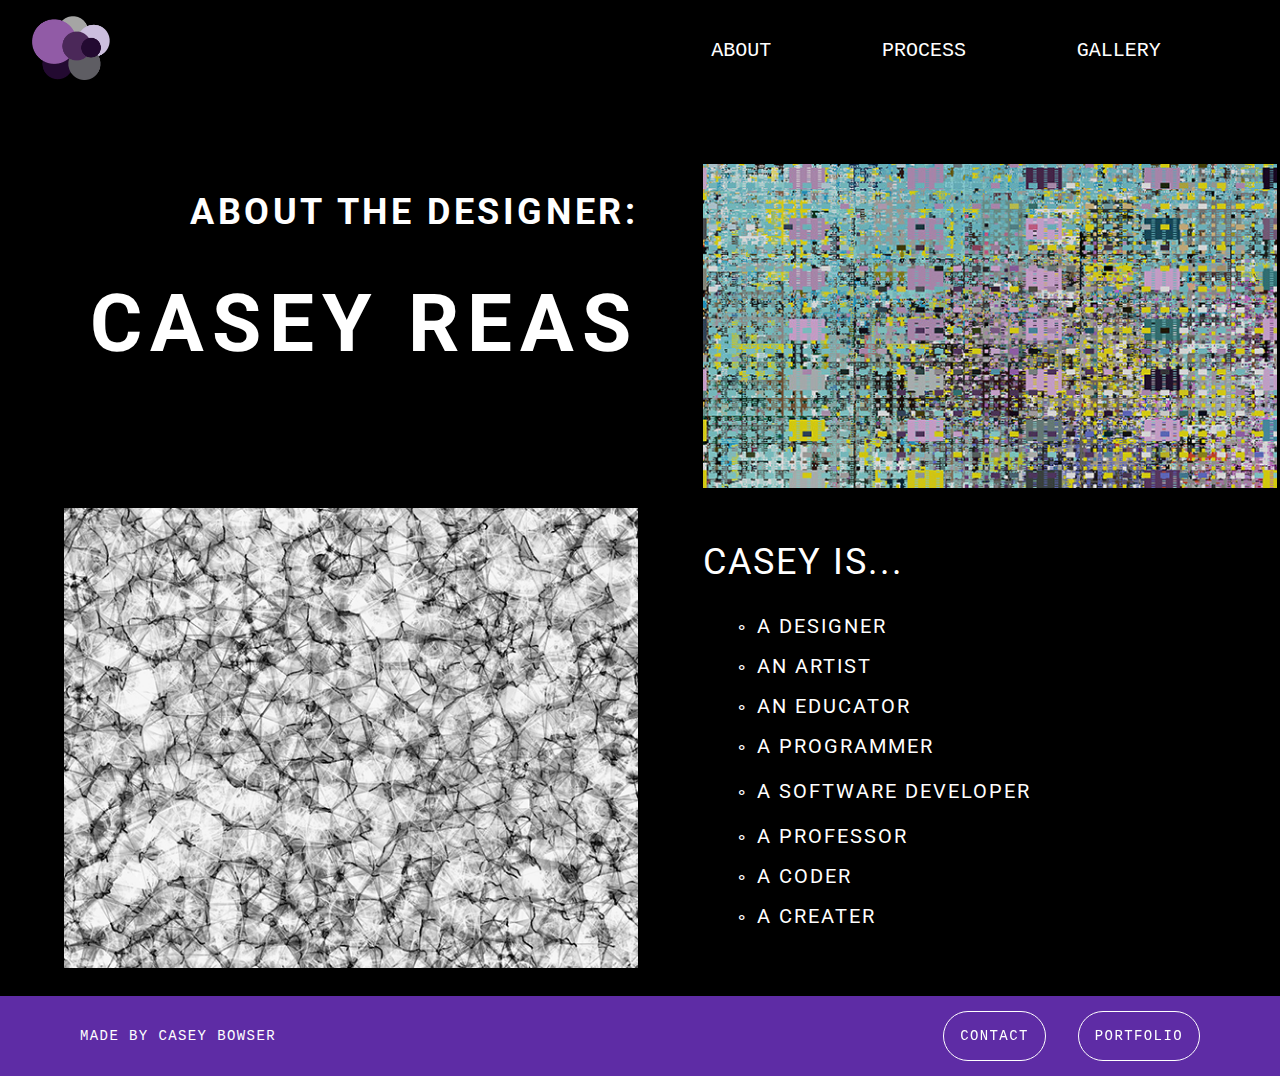
<file: index.html>
<!DOCTYPE html>
<html lang="en">
  <head>
    <meta charset="UTF-8">
    <meta name="viewport" content="width=device-width, initial-scale=1.0">

    <!-- Set a page title -->
    <title>Casey Reas</title>

    <!-- Site Styles -->
    <link rel="stylesheet" href="/css/tachyons.min.css">
    <link rel="stylesheet" href="/css/main.css">
    <link href="https://fonts.googleapis.com/css?family=Roboto" rel="stylesheet">
  </head>
  <body class="bg-black">

    <!-- Start coding here! -->

<!--NAVIGATION-->



  <div class="ma0 name flex flex-row-ns flex-column items-center justify-between ph4 pv3">

    <div class="w-50-m"> <img class="h3" src="images/icon.png" alt="">
  </div>

    <div class="courier pa3 w-50-ns flex flex-column flex-row-ns justify-around pr4-ns tc tr-ns">
        <a class="ttu home white link ph3 pv3 pv0-ns f3 f4-ns" href="about.html">about</a>
      <a class="ttu home white link ph3 pv3 pv0-ns f3 f4-ns" href="inspire.html">process</a>
      <a class="ttu home white link ph3 pv3 pv0-ns f3 f4-ns" href="work.html">gallery</a>
    </div>

  </div>



<!--first flex -->
<section class="">
<div class="flex flex-column absolute">

<div class="flex flex-column-reverse flex-row-ns items-start pt5-ns">

<div class="white ttu roboto lh-solid tr-ns tc pl5 w-50-ns">
<h2 class="f2-ns f4 mb4 tracked">about the designer:</h2>
<h1 class="f-subheadline-ns tracked f2">Casey Reas</h1>
</div>

<div class=" w-50-ns pl5-ns"> <img class="" src="images/reas3.jpg" alt=""> </div>

</div>


<!--second flex-->

<div class="flex flex-column flex-row-ns pt3 items-start">
  <div class="w-50-ns tc pl5-ns"> <img class="" src="images/reas14.jpg" alt=""> </div>


<div class="white ttu roboto tracked lh-solid pl5 f4-ns f5 w-50-ns">
  <p class="f2"> casey is... </p>
  <div class="pl4">
<p class=""><span class="f5">&#x26AC;</span> a designer </p>
<p class=""><span class="f5">&#x26AC;</span> an artist </p>
<p class=""><span class="f5">&#x26AC;</span> an educator </p>
<p class=""><span class="f5">&#x26AC;</span> a programmer </p>
<p class="lh-copy"><span class="f5">&#x26AC;</span> a software developer</p>
<p class=""><span class="f5">&#x26AC;</span> a professor </p>
<p class=""><span class="f5">&#x26AC;</span> a coder </p>
<p class=""><span class="f5">&#x26AC;</span> a creater </p>
</div>

</div>


</div>

</div>

</section>
<!--animated dots-->


<div class="mover-container">
<div class="circle">
<img src="images/purpledot4.png" alt="purple dot">
</div>
</div>

    <div class="mover-container">
  <div class="mover">
<img src="images/purpledot1.png" alt="purple dot">
  </div>
</div>

<div class="mover-container">
<div class="circle">
<img src="images/purpledot2.png" alt="purple dot">
</div>
</div>

<div class="mover-container">
<div class="circle">
<img src="images/purpledot3.png" alt="purple dot">
</div>
</div>

<div class="mover-container">
<div class="mover">
<img src="images/purpledot3.png" alt="purple dot">
</div>
</div>

<div class="mover-container">
<div class="mover">
<img src="images/purpledot5.png" alt="purple dot">
</div>
</div>

<div class="mover-container">
<div class="mover pa4">
<img src="images/purpledot4.png" alt="purple dot">
</div>
</div>

<div class="mover-container">
<div class="circle">
<img src="images/purpledot2.png" alt="purple dot">
</div>
</div>

<div class="mover-container">
<div class="circle">
<img src="images/purpledot4.png" alt="purple dot">
</div>
</div>

    <div class="mover-container">
  <div class="mover">
<img src="images/purpledot1.png" alt="purple dot">
  </div>
</div>

<div class="mover-container">
<div class="circle">
<img src="images/purpledot2.png" alt="purple dot">
</div>
</div>

<div class="mover-container">
<div class="circle">
<img src="images/purpledot3.png" alt="purple dot">
</div>
</div>

<div class="mover-container">
<div class="mover">
<img src="images/purpledot3.png" alt="purple dot">
</div>
</div>

<div class="mover-container">
<div class="mover">
<img src="images/purpledot5.png" alt="purple dot">
</div>
</div>




<div class="white flex flex-row-ns flex-column courier ph5 pv3 justify-between bg-purple f6 footer">
<div class="w-75 pa3 ttu tracked white">made by Casey Bowser</div>
<div class="pa3 grow ttu tracked"> <a class="white br-pill ba pa3 link" href="mailto:cbowser@bu.edu">Contact</a></div>
<div class="pa3 grow ttu tracked"> <a class="white br-pill ba pa3 link" href="http://caseybowser.com">portfolio</a></div>
</div>


    <!-- Site JavaScript -->
    <script src="/javascript/toggleClass.js" charset="utf-8"></script>
    <script src="/javascript/main.js" charset="utf-8"></script>
  </body>
</html>
</file>
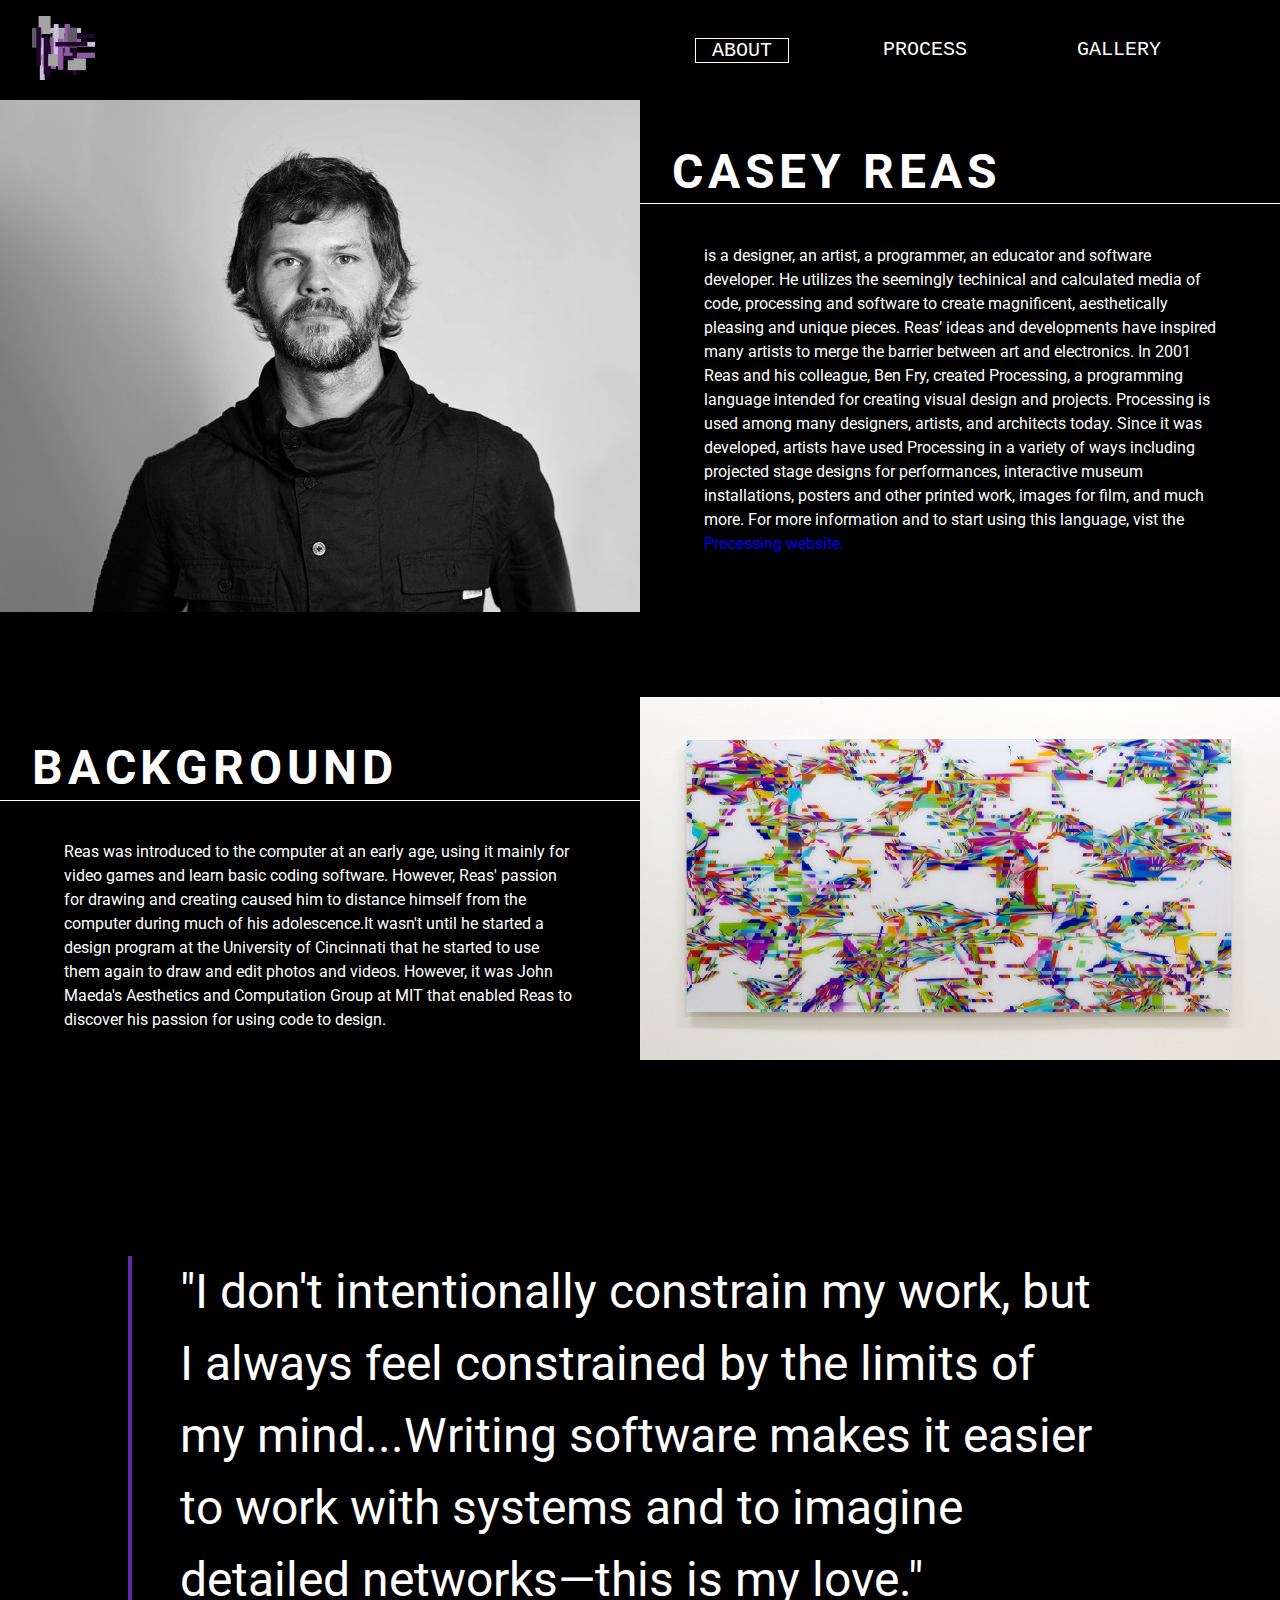
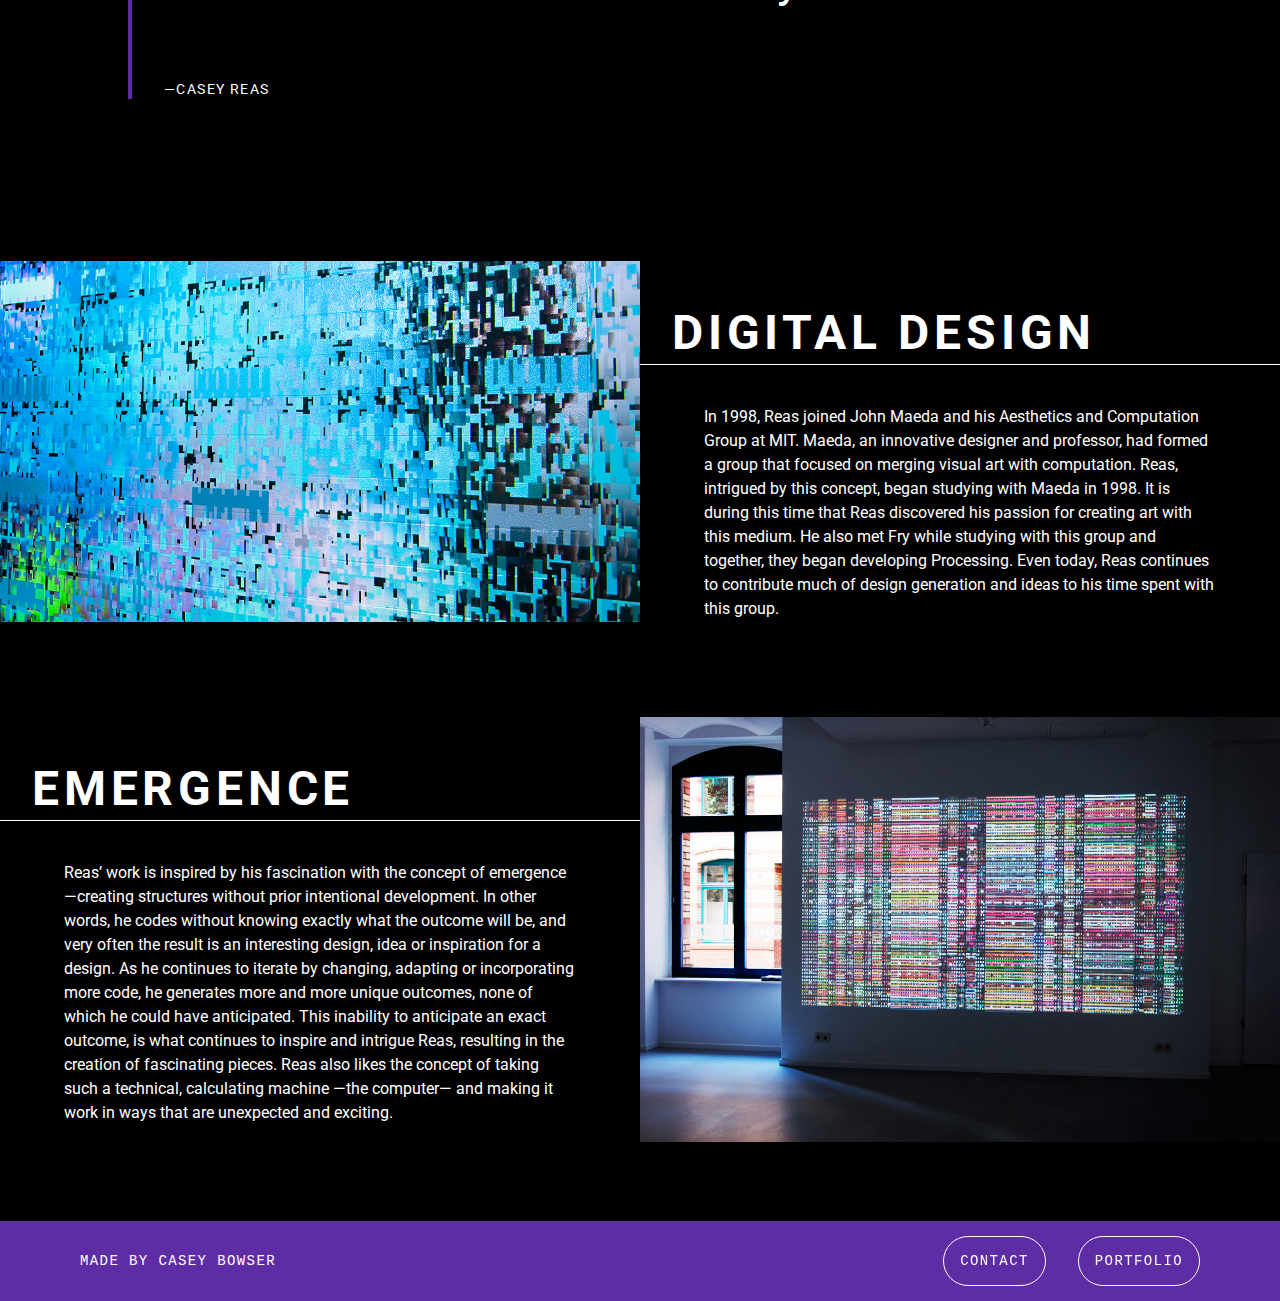
<file: about.html>
<!DOCTYPE html>
<html lang="en">
  <head>
    <meta charset="UTF-8">
    <meta name="viewport" content="width=device-width, initial-scale=1.0">

    <!-- Set a page title -->
    <title>about</title>

    <!-- Site Styles -->
    <link rel="stylesheet" href="/css/tachyons.min.css">
    <link rel="stylesheet" href="/css/main.css">
    <link href="https://fonts.googleapis.com/css?family=Roboto" rel="stylesheet">

  </head>
  <body class="bg-black">

    <!-- Start coding here! -->

<!--NAVIGATION-->

  <div class="ma0 name flex flex-row-ns flex-column items-center justify-between ph4 pv3">
    <div class="w-50-m"> <a href="index.html"> <img class="h3" src="images/icon2.svg" alt=""></a>
  </div>
    <div class="courier pa3 w-50-ns flex flex-column flex-row-ns justify-around pr4-ns tc tr-ns">
        <a class="ttu home white link ph3 pv3 pv0-ns f3 f4-ns ba" href="about.html">about</a>
      <a class="ttu home white link ph3 pv3 pv0-ns f3 f4-ns" href="inspire.html">process</a>
      <a class="ttu home white link ph3 pv3 pv0-ns f3 f4-ns" href="work.html">gallery</a>
    </div>
  </div>

<!--FIRST MAJOR FLEX-->

<div class="flex flex-column">

  <div class="flex flex-row-ns flex-column-reverse pb3 pt0">
  <div class="headshot w-50-ns"> <img class="mw-100" src="images/caseyreas.jpg" alt="casey reas"> </div>
  <div class="fr w-50-ns">
    <h2 class="roboto white ph4 pv1 bb f1 ttu tracked tc tl-ns">Casey Reas </h2>
    <p class="ph5 white roboto f5-ns f6 lh-copy"> is a designer, an artist, a programmer, an educator and software developer. He utilizes the seemingly techinical and calculated media of code, processing and software to create magnificent, aesthetically pleasing and unique pieces. Reas’ ideas and developments have inspired many artists to merge the barrier between art and electronics. In 2001 Reas and his colleague, Ben Fry, created Processing, a programming language intended for creating visual design and projects. Processing is used among many designers, artists, and architects today. Since it was developed, artists have used Processing in a variety of ways including projected stage designs for performances, interactive museum installations, posters and other printed work, images for film, and much more. For more information and to start using this language, vist the <a class="link" href="https://processing.org/">Processing website.</a> </p> </div>
  </div>

<!--Second Flex-->
  <div class="flex flex-row-ns flex-column pv5">
  <div class="fr w-50-ns">
    <h2 class="roboto white ph4 pv1 bb f1 ttu tracked"> Background </h2>
    <p class="ph5 white roboto f5-ns f6 lh-copy"> Reas was introduced to the computer at an early age, using it mainly for video games and learn basic coding software. However, Reas' passion for drawing and creating caused him to distance himself from the computer during much of his adolescence.It wasn't until he started a design program at the University of Cincinnati that he started to use them again to draw and edit photos and videos. However, it was John Maeda's Aesthetics and Computation Group at MIT that enabled Reas to discover his passion for using code to design.</p></div>
    <div class="headshot w-50-ns"> <img class="mw-100" src="images/reas5.jpg" alt="casey reas"> </div>
  </div>


<!--Third Flex-->


</div>


<!--BLOCKQUOTE-->

<div class="ph6-ns ph4 center mv6-ns mv4">
  <blockquote class="white ml0 mt0 pl4 roboto bl bw2 b--purple">
    <p class="f1-ns f4 lh-copy measure-ns mt0 ph3-ns pb3">
      "I don't intentionally constrain my work, but I always feel constrained by the limits of my mind...Writing software makes it easier to work with systems and to imagine detailed networks—this is my love."
    </p>
    <cite class="f6 ttu tracked fs-normal">―Casey Reas</cite>
  </blockquote>
</div>

<!-->SECOND FLEXBOX-->
<div class="flex flex-row-ns flex-column pv3">
<div class="headshot w-50-ns"> <img class="mw-100" src="images/reas22.jpg" alt="casey reas"> </div>
<div class=" fr w-50-ns">
  <h2 class="roboto white ph4 pv1 bb f1 ttu tracked"> Digital Design </h2>
<p class="ph5 white roboto f5-ns f6 lh-copy "> In 1998, Reas joined John Maeda and his Aesthetics and Computation Group at MIT. Maeda, an innovative designer and professor, had formed a group that focused on merging visual art with computation. Reas, intrigued by this concept, began studying with Maeda in 1998. It is during this time that Reas discovered his passion for creating art with this medium. He also met Fry while studying with this group and together, they began developing Processing.  Even today, Reas continues to contribute much of design generation and ideas to his time spent with this group.
 </p>
 </div>

</div>


<div class="flex flex-row-ns flex-column-reverse pv5">
  <div class=" fr w-50-ns">
<h2 class="roboto white ph4 pv1 bb f1 ttu tracked">Emergence </h2>
    <p class="ph5 white roboto f5-ns f6 lh-copy pb3"> Reas’ work is inspired by his fascination with the concept of emergence —creating structures without prior intentional development. In other words, he codes without knowing exactly what the outcome will be, and very often the result is an interesting design, idea or inspiration for a design. As he continues to iterate by changing, adapting or incorporating more code, he generates more and more unique outcomes, none of which he could have anticipated. This inability to anticipate an exact outcome, is what continues to inspire and intrigue Reas, resulting in the creation of fascinating pieces. Reas also likes the concept of taking such a technical, calculating machine —the computer— and making it work in ways that are unexpected and exciting.  </p> </div>
    <div class="headshot w-50-ns"> <img class="mw-100" src="images/reas9.jpg" alt="casey reas"> </div>

</div>



<div class="white flex flex-row-ns flex-column courier ph5 pv3 justify-between bg-purple f6 footer">
<div class="w-75 pa3 ttu tracked">made by Casey Bowser</div>
<div class="pa3 grow ttu tracked"> <a class="white br-pill ba pa3 link" href="mailto:cbowser@bu.edu">Contact</a></div>
<div class="pa3 grow ttu tracked"> <a class="white br-pill ba pa3 link" href="http://caseybowser.com">portfolio</a></div>
</div>






  </body>
</html>
</file>
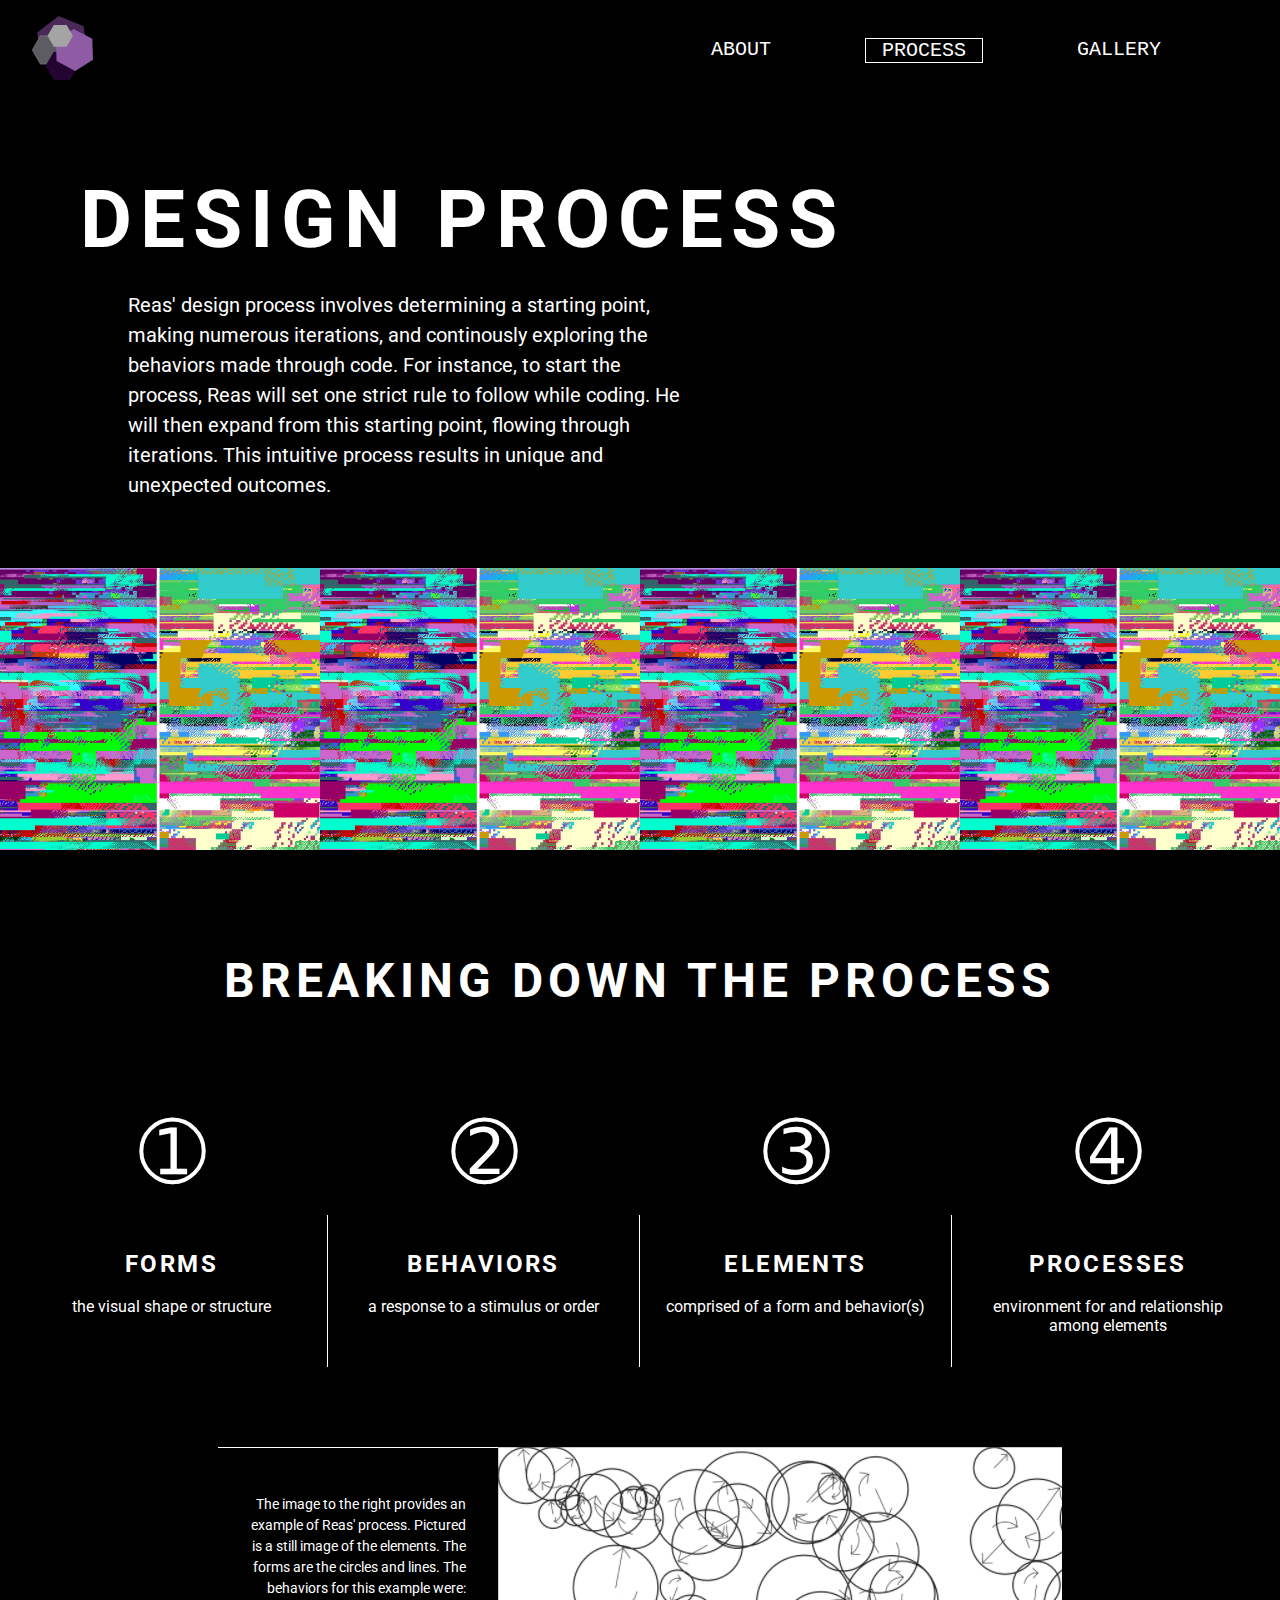
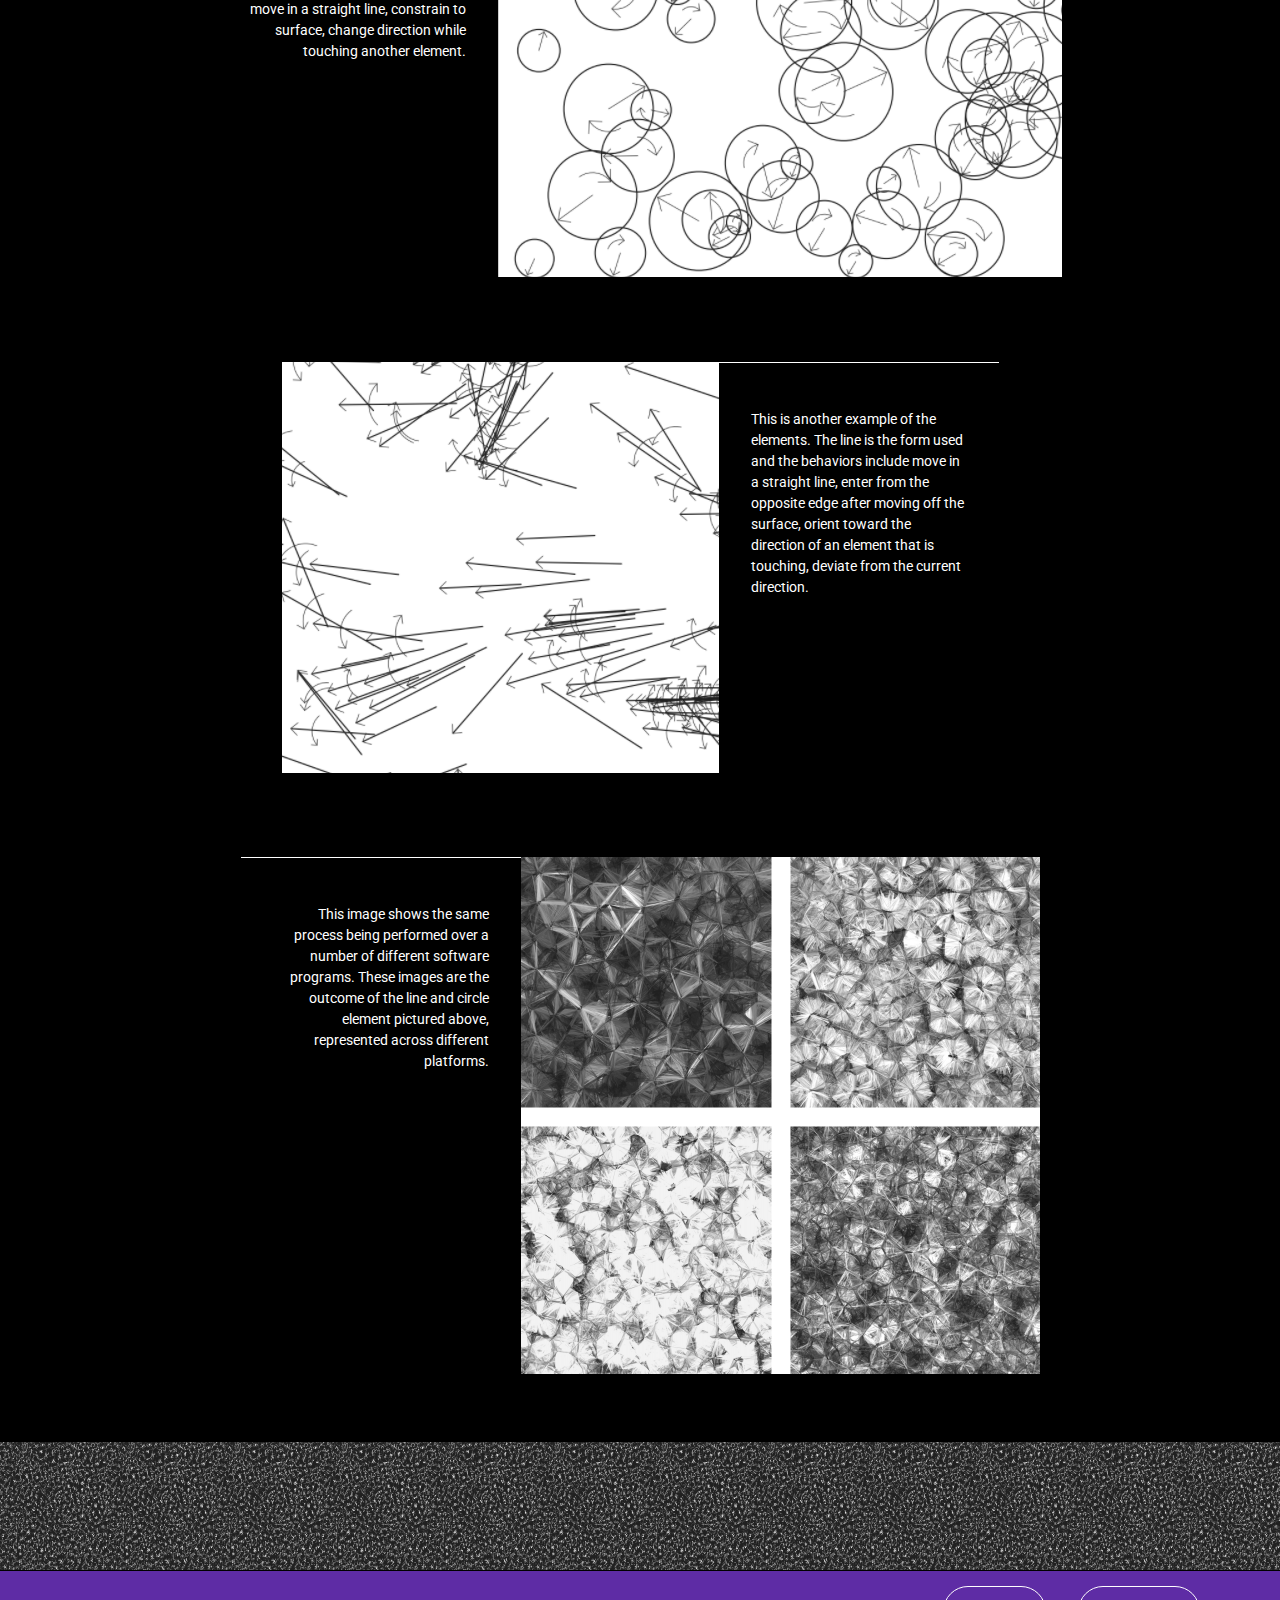
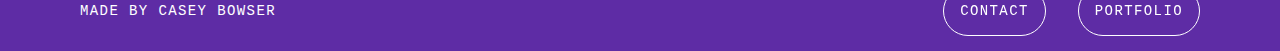
<file: inspire.html>
<!DOCTYPE html>
<html lang="en">
  <head>
    <meta charset="UTF-8">
    <meta name="viewport" content="width=device-width, initial-scale=1.0">

    <!-- Set a page title -->
    <title>Process</title>

    <!-- Site Styles -->
    <link rel="stylesheet" href="/css/tachyons.min.css">
    <link rel="stylesheet" href="/css/main.css">
    <link href="https://fonts.googleapis.com/css?family=Roboto" rel="stylesheet">

  </head>
  <body class="bg-black">

    <!-- Start coding here! -->

<!--NAVIGATION-->


  <div class="ma0 name flex flex-row-ns flex-column items-center justify-between ph4 pv3">

    <div class="w-50-m"> <a href="index.html"> <img class="h3" src="images/icon3.svg" alt=""></a>
  </div>



    <div class="courier pa3 w-50-ns flex flex-column flex-row-ns justify-around pr4-ns tr tc-ns">
        <a class="ttu home white link ph3 pv3 pv0-ns f3 f4-ns tc" href="about.html">about</a>
      <a class="ttu home white link ph3 pv3 pv0-ns f3 f4-ns ba" href="inspire.html">process</a>
      <a class="ttu home white link ph3 pv3 pv0-ns f3 f4-ns" href="work.html">gallery</a>
    </div>

  </div>

<!--PROCESS MAIN-->

<div class="pa3 pl5">
<h1 class="white roboto ttu tracked ph3 mb0 lh-title f-subheadline-ns"> design process </h1>


  <p class="ph5-ns white roboto f4-ns lh-copy measure-wide pb4"> Reas' design process involves determining a starting point, making numerous iterations, and continously exploring the behaviors made through code. For instance, to start the process, Reas will set one strict rule to follow while coding. He will then expand from this starting point, flowing through iterations. This intuitive process results in unique and unexpected outcomes.  </p>

</div>

<!--FLEXBOX-->
<div class="flex flex-column flex-row-ns">
  <div class="">
    <img class="" src="images/reas18.jpg" alt="">
  </div>
  <div class="">
    <img src="images/reas18.jpg" alt="">
  </div>
  <div class="">
    <img src="images/reas18.jpg" alt="">
  </div>
  <div class="">
    <img class="" src="images/reas18.jpg" alt="">
  </div>

</div>


    <h1 class="tc pa5 white roboto ttu tracked ph3 mb0 lh-title f1-ns"> breaking down the process </h1>
<!--FLEXBOX below images -->

<div class="flex flex-column pa3">

    <div class="flex flex-row-ns flex-column tc">
        <div class="w-25 pa3 f1 f-subheadline-ns white">&#x2780;
        </div>
        <div class="w-25 pa3 f1 f-subheadline-ns white">&#x2781;
        </div>
        <div class="w-25 pa3 f1 f-subheadline-ns white">&#x2782;
        </div>
        <div class="w-25 pa3 f1 f-subheadline-ns white">&#x2783;

        </div>
    </div>


    <div class="flex flex-row-ns flex-column white f3 roboto tc pb3">
        <div class="w-25 pa3 white roboto br-ns"><h2 class="f3 ttu tracked">forms</h2>
          <p class="f5 roboto"> the visual shape or structure</p>
        </div>
        <div class="w-25 pa3 white roboto br-ns"><h2 class="f3 ttu tracked">behaviors</h2>
          <p class="f5 roboto"> a response to a stimulus or order</p>
        </div>
        <div class="w-25 pa3 white roboto br-ns"><h2 class="f3 ttu tracked">elements</h2>
          <p class="f5 roboto">comprised of a form and behavior(s) </p>
        </div>
        <div class="w-25 pa3 white roboto"><h2 class="f3 ttu tracked">processes</h2>
          <p class="f5 roboto">environment for and relationship among elements </p>
        </div>

    </div>



<!--FLEXBOX-->

<!--<div class="white flex flex-row-ns flex-column roboto">
  <div><img class="mw-100" src="images/process1.png" alt=""></div>

  <div class="flex flex-column">
  <div class="pl5"><p><span class="f2">&#x2780;</span> Circle and Line</p></div>
    <div><p><span class="f2">&#x2781;</span> Move in a straight line, constrain to surface, change direction while touching another element</p></div>
    <p class="f-subheadline pa0 ma0"> &#x2190; &#x2782; </p>
      <p><span class="f2">&#x2783;</span> Move in a straight line, constrain to surface, change direction while touching another element</p>
  </div>


  <div class="">

</div>





</div>-->

<div class="flex flex-row-ns flex-column center pa5 roboto">
  <div class="white tl pa3 measure-narrow lh-copy f6 pa4 tr bt"><p>The image to the right provides an example of Reas' process. Pictured is a still image of the elements. The forms are the circles and lines. The behaviors for this example were: move in a straight line, constrain to surface, change direction while touching another element. </p></div>
    <div> <img src="images/process1.png" alt=""></div>

</div>

<div class="flex flex-row-ns flex-column center pa3 roboto">
      <div> <img src="images/process4.png" alt=""></div>
  <div class="white tl pa3 measure-narrow lh-copy tl pa4 bt f6"><p>This is another example of the elements. The line is the form used and the behaviors include move in a straight line, enter from the opposite edge after moving off the surface, orient toward the direction of an element that is touching, deviate from the current direction.</p></div>

</div>


<div class="flex flex-row-ns flex-column center pa5 roboto">
  <div class="white tl pa3 measure-narrow lh-copy f6 pa4 tr bt"><p>This image shows the same process being performed over a number of different software programs. These images are the outcome of the line and circle element pictured above, represented across different platforms. </p></div>
    <div> <img src="images/process5.png" alt=""></div>

</div>



<!--IMAGE BORDER-->
<div class="flex flex-column flex-row-ns nl3 nr3 nb3">
  <div class="">
    <img class="h4" src="images/process2.png" alt="">
  </div>
  <div class="">
    <img class="h4" src="images/process2.png" alt="">
  </div>
  <div class="">
    <img class="h4" src="images/process2.png" alt="">
  </div>
  <div class="">
    <img class="h4" src="images/process2.png" alt="">
  </div>
  <div class="">
    <img class="h4" src="images/process2.png" alt="">
  </div>
  <div class="">
    <img class="h4" src="images/process2.png" alt="">
  </div>
  <div class="">
    <img class="h4" src="images/process2.png" alt="">
  </div>
  <div class="">
    <img class="h4" src="images/process2.png" alt="">
  </div>
  <div class="">
    <img class="h4" src="images/process2.png" alt="">
  </div>
  <div class="">
    <img class="h4" src="images/process2.png" alt="">
  </div>
  <div class="">
    <img class="h4" src="images/process2.png" alt="">
  </div>
  <div class="">
      <img class="h4" src="images/process2.png" alt="">
    </div>
</div>


</div>


<div class="white flex flex-row-ns courier ph5 pv3 justify-between bg-purple f6 nt1">
<div class="w-75 pa3 ttu tracked">made by Casey Bowser</div>
<div class="pa3 grow ttu tracked"> <a class="white br-pill ba pa3 link" href="mailto:cbowser@bu.edu">Contact</a></div>
<div class="pa3 grow ttu tracked"> <a class="white br-pill ba pa3 link" href="http://caseybowser.com">portfolio</a></div>
</div>

  </body>
</html>
</file>
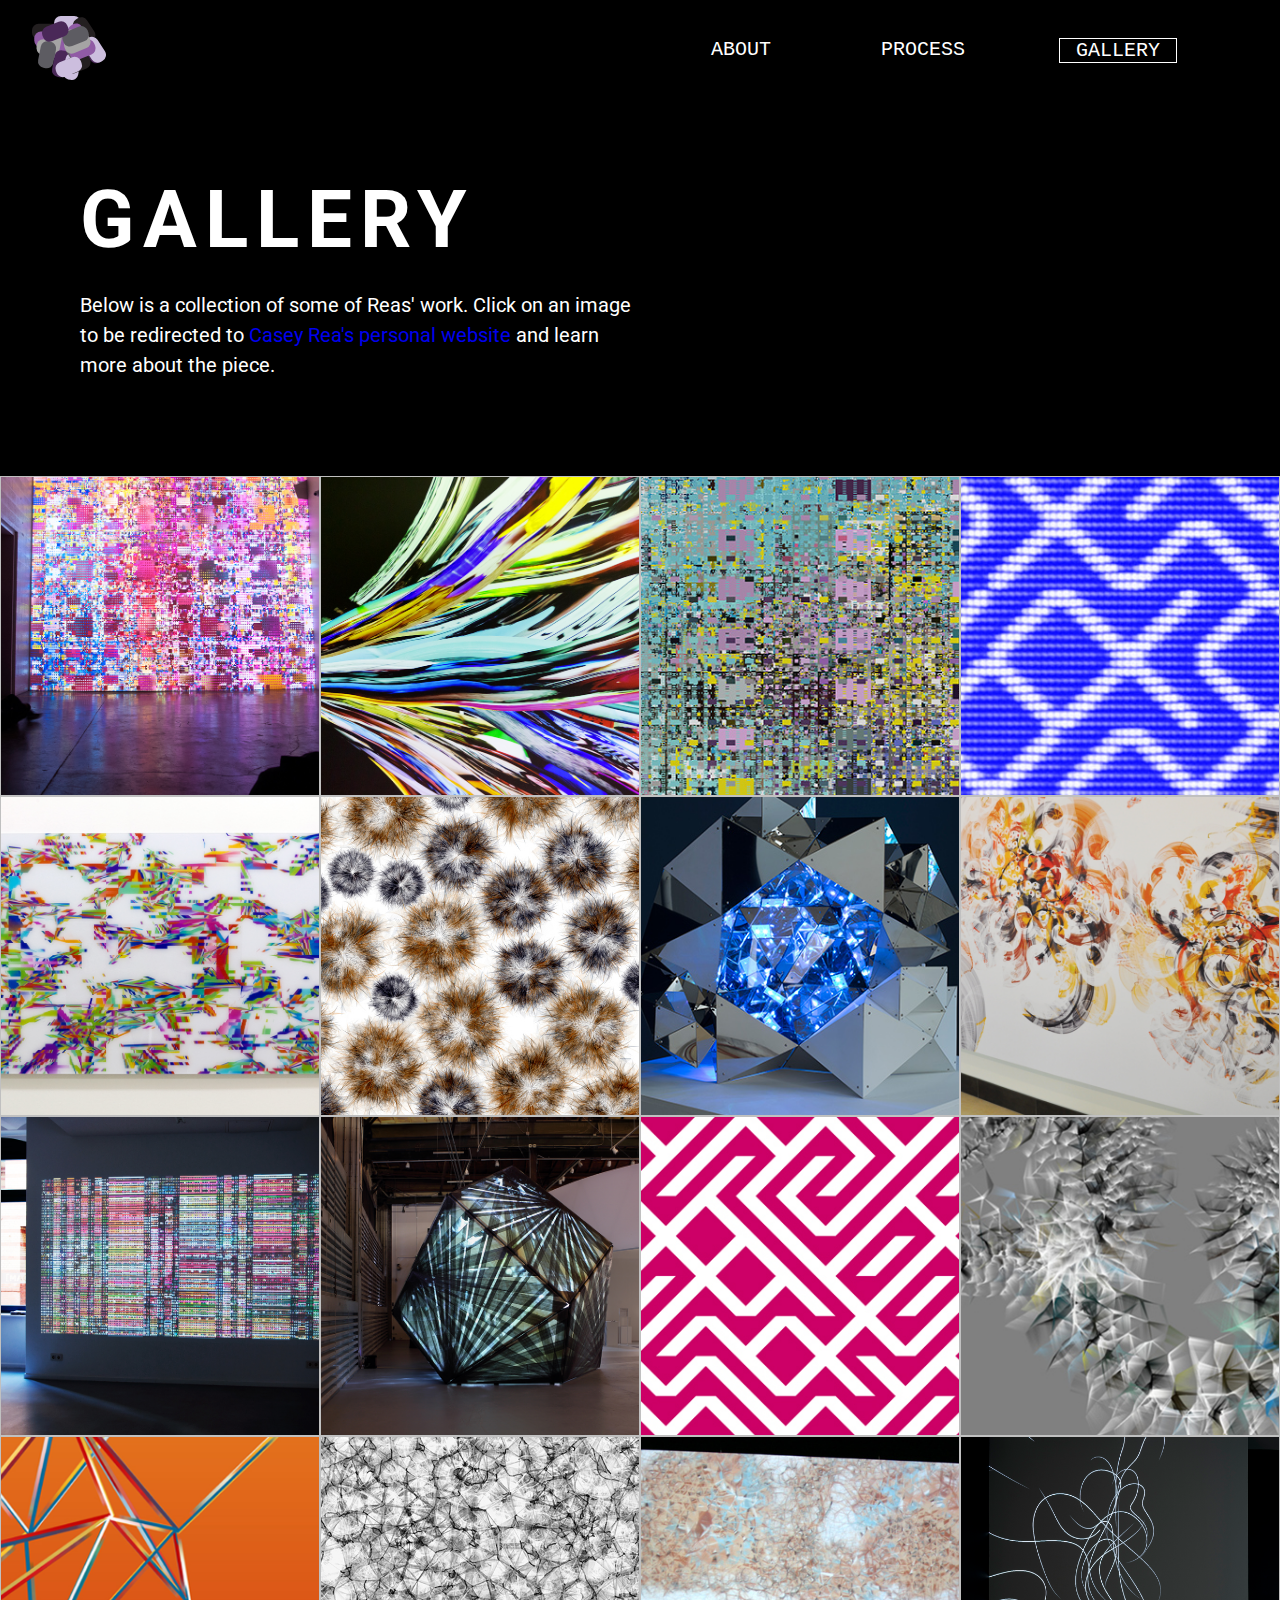
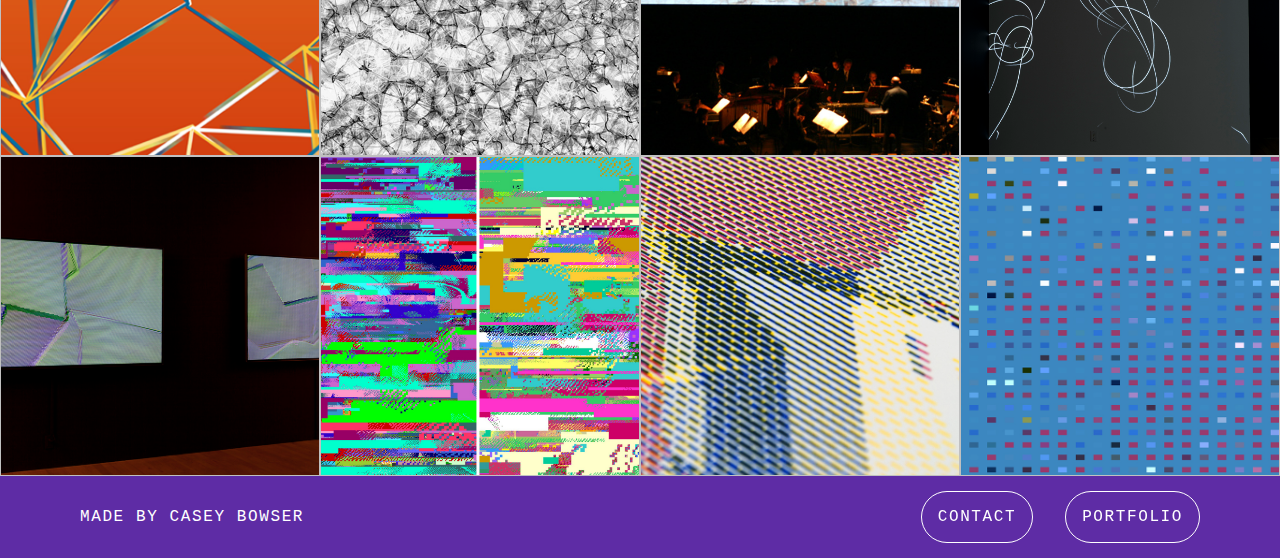
<file: work.html>
<!DOCTYPE html>
<html lang="en">
  <head>
    <meta charset="UTF-8">
    <meta name="viewport" content="width=device-width, initial-scale=1.0">

    <title>gallery</title>

    <!-- Site Styles -->
    <link rel="stylesheet" href="/css/tachyons.min.css">
    <link rel="stylesheet" href="/css/main.css">
    <link href="https://fonts.googleapis.com/css?family=Roboto" rel="stylesheet">

  </head>

  <body class="bg-black">

    <div class="ma0 name flex flex-row-ns flex-column items-center justify-between ph4 pv3">

      <div class="w-50-m"> <a href="index.html"> <img class="h3" src="images/icon4.svg" alt=""></a>
    </div>



      <div class="courier pa3 w-50-ns flex flex-column flex-row-ns justify-around pr4-ns tc tr-">
        <a class="ttu home white link ph3 pv3 pv0-ns f3 f4-ns" href="about.html">about</a>
        <a class="ttu home white link ph3 pv3 pv0-ns f3 f4-ns" href="inspire.html">process</a>
        <a class="ttu home white link ph3 pv3 pv0-ns f3 f4-ns ba" href="work.html">gallery</a>
      </div>

    </div>


<!--HEADER-->
<div class="pa3 pl5">
<h1 class="white roboto ttu tracked ph3 mb0 lh-title f-subheadline"> Gallery </h1>
<p class="lh-copy ph3 pb3 white roboto measure f4 mb5">Below is a collection of some of Reas' work. Click on an image to be redirected to <span class=""><a class="link" href="http://reas.com/">Casey Rea's personal website</a></span> and learn more about the piece. </p>
</div>


<!--GALLERY-->

    <main class="cf w-100">
      <div class="fl w-50 w-third-m w-25-ns">
        <div class="aspect-ratio aspect-ratio--1x1 grow"> <a href="http://reas.com/knbc/">
          <img style="background-image:url(images/reas1.jpg);"
            class="db bg-center cover aspect-ratio--object" /></a>
        </div>
      </div>
      <div class="fl w-50 w-third-m w-25-ns">
        <div class="aspect-ratio aspect-ratio--1x1 grow"> <a href="http://reas.com/linear_perspective/">
          <img style="background-image:url(images/reas2.jpg);"
            class="db bg-center cover aspect-ratio--object" /></a>
        </div>
      </div>
      <div class="fl w-50 w-third-m w-25-ns">
        <div class="aspect-ratio aspect-ratio--1x1 grow"> <a href="http://reas.com/pfft/">
          <img style="background-image:url(images/reas3.jpg);"
            class="db bg-center cover aspect-ratio--object" /></a>
        </div>
      </div>
      <div class="fl w-50 w-third-m w-25-ns">
        <div class="aspect-ratio aspect-ratio--1x1 grow"> <a href="http://reas.com/yesno_p/">
          <img style="background-image:url(images/reas4.jpg);"
            class="db bg-center cover aspect-ratio--object" /></a>
        </div>
      </div>
      <div class="fl w-50 w-third-m w-25-ns grow">
        <div class="aspect-ratio aspect-ratio--1x1"> <a href="http://reas.com/network_d_p1/">
          <img style="background-image:url(images/reas5.jpg);"
            class="db bg-center cover aspect-ratio--object" /></a>
        </div>
      </div>
      <div class="fl w-50 w-third-m w-25-ns grow">
        <div class="aspect-ratio aspect-ratio--1x1"> <a href="http://reas.com/p6_images2_p/">
          <img style="background-image:url(images/reas6.jpg);"
            class="db bg-center cover aspect-ratio--object" /></a>
        </div>
      </div>
      <div class="fl w-50 w-third-m w-25-ns grow">
        <div class="aspect-ratio aspect-ratio--1x1"> <a href="http://reas.com/primitives/">
          <img style="background-image:url(images/reas7.jpg);"
            class="db bg-center cover aspect-ratio--object" /></a>
        </div>
      </div>
      <div class="fl w-50 w-third-m w-25-ns">
        <div class="aspect-ratio aspect-ratio--1x1 grow"> <a href="http://reas.com/signals/">
          <img style="background-image:url(images/reas8.jpg);"
            class="db bg-center cover aspect-ratio--object" /></a>
        </div>
      </div>
      <div class="fl w-50 w-third-m w-25-ns">
        <div class="aspect-ratio aspect-ratio--1x1 grow"> <a href="http://reas.com/signal_to_noise_s/">
          <img style="background-image:url(images/reas9.jpg);"
            class="db bg-center cover aspect-ratio--object" /></a>
        </div>
      </div>
      <div class="fl w-50 w-third-m w-25-ns">
        <div class="aspect-ratio aspect-ratio--1x1 grow"> <a href="http://reas.com/textile_room/">
          <img style="background-image:url(images/reas10.jpg);"
            class="db bg-center cover aspect-ratio--object" /></a>
        </div>
      </div>
      <div class="fl w-50 w-third-m w-25-ns">
        <div class="aspect-ratio aspect-ratio--1x1 grow"> <a href="http://reas.com/yesno_s/">
          <img style="background-image:url(images/reas11.jpg);"
            class="db bg-center cover aspect-ratio--object" /></a>
        </div>
      </div>
      <div class="fl w-50 w-third-m w-25-ns">
        <div class="aspect-ratio aspect-ratio--1x1 grow"> <a href="http://reas.com/network_a_s/"></a>
          <img style="background-image:url(images/reas12.jpg);"
            class="db bg-center cover aspect-ratio--object" />
        </div>
      </div>
      <div class="fl w-50 w-third-m w-25-ns">
        <div class="aspect-ratio aspect-ratio--1x1 grow"> <a href="http://reas.com/network_c_p/">
          <img style="background-image:url(images/reas13.jpg);"
            class="db bg-center cover aspect-ratio--object" /></a>
        </div>
      </div>
      <div class="fl w-50 w-third-m w-25-ns">
        <div class="aspect-ratio aspect-ratio--1x1 grow"> <a href="http://reas.com/p7_s/">
          <img style="background-image:url(images/reas14.jpg);"
            class="db bg-center cover aspect-ratio--object" /> </a>
        </div>
      </div>
      <div class="fl w-50 w-third-m w-25-ns">
        <div class="aspect-ratio aspect-ratio--1x1 grow"> <a href="http://reas.com/imagesfor18_s/">
          <img style="background-image:url(images/reas15.jpg);"
            class="db bg-center cover aspect-ratio--object" /></a>
        </div>
      </div>
      <div class="fl w-50 w-third-m w-25-ns">
        <div class="aspect-ratio aspect-ratio--1x1 grow"> <a href="http://reas.com/path_s2/">
          <img style="background-image:url(images/reas16.jpg);"
            class="db bg-center cover aspect-ratio--object" /></a>
        </div>
      </div>
      <div class="fl w-50 w-third-m w-25-ns">
        <div class="aspect-ratio aspect-ratio--1x1 grow"> <a href="http://reas.com/still_life_hsb_b/">
          <img style="background-image:url(images/reas17.jpg);"
            class="db bg-center cover aspect-ratio--object" /></a>
        </div>
      </div>
      <div class="fl w-50 w-third-m w-25-ns">
        <div class="aspect-ratio aspect-ratio--1x1 grow"> <a href="http://reas.com/ayfabtu/">
          <img style="background-image:url(images/reas18.jpg);"
            class="db bg-center cover aspect-ratio--object" /></a>
        </div>
      </div>
      <div class="fl w-50 w-third-m w-25-ns">
        <div class="aspect-ratio aspect-ratio--1x1 grow"> <a href="http://reas.com/rgb/">
          <img style="background-image:url(images/reas19.jpg);"
            class="db bg-center cover aspect-ratio--object" /></a>
        </div>
      </div>
      <div class="fl w-50 w-third-m w-25-ns">
        <div class="aspect-ratio aspect-ratio--1x1 grow"> <a href="http://reas.com/youtube/">
          <img style="background-image:url(images/reas20.jpg);"
            class="db bg-center cover aspect-ratio--object" /></a>
        </div>
      </div>
    </main>

    <div class="white flex flex-row courier ph5 pv3 justify-between bg-purple nt1">
    <div class="w-75 pa3 ttu tracked">made by Casey Bowser</div>
    <div class="pa3 grow ttu tracked"> <a class="white br-pill ba pa3 link" href="mailto:cbowser@bu.edu">Contact</a></div>
    <div class="pa3 grow ttu tracked"> <a class="white br-pill ba pa3 link" href="http://caseybowser.com">portfolio</a></div>
    </div>

  </body>
</html>
</file>
<file: css/main.css>
/* ========================================
 * CSS written here will override Tachyons
 * ======================================== */


.roboto {
  font-family: 'Roboto', sans-serif;
}

.heading
{max-height: 300px;
}

 .mover-container {
  width: 100%;
  position: relative;
  height: 4rem;
}

.mover {
  position: absolute;
  left: 100%;
  top: .75rem;
  margin: 0;
  animation-name: left;
  animation-duration: 10s;
  animation-timing-function: linear;
}

.circle {
  position: absolute;
  right: 100%;
  top: .75rem;
  margin: 0;
  animation-name: right;
  animation-duration: 10s;
  animation-timing-function: linear;
  animation-delay: 2s;
}


@keyframes left {
  0% { left: 0; }
  100% { left: 100%; }
}

@keyframes right {
  0% { right: 0; }
  100% { right: 100%; }
}

.name {
  animation-name: name;
  animation-duration: 20s;
  animation-iteration-count: infinite;
}

@keyframes name {
  0% {background-color: gray;}
  25% {background-color: blueviolet;}
  50% {background-color: darkviolet;}
  75% {background-color: grey;}
  100% {background-color: lightgrey;}
}
</file>
